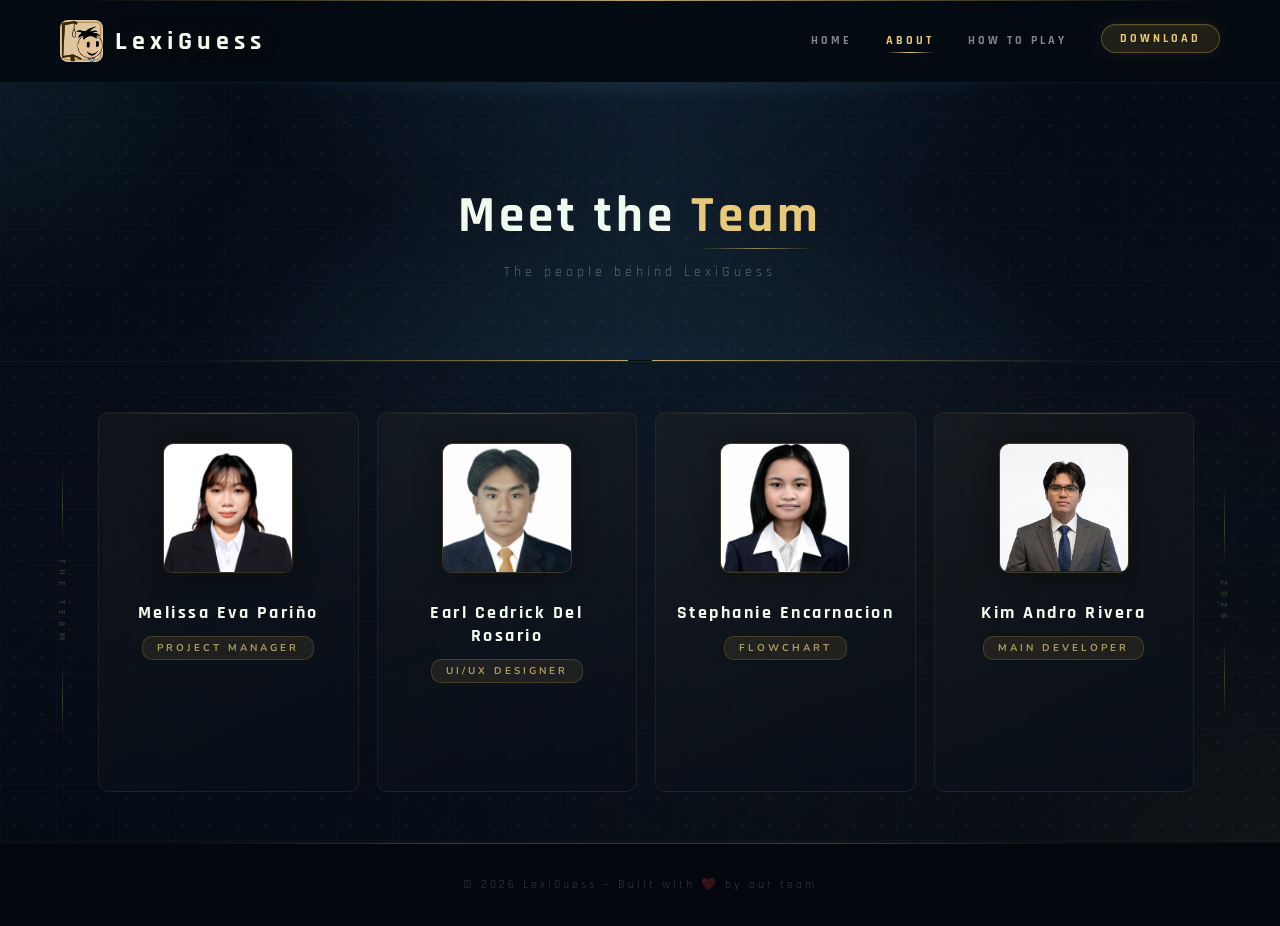
<file: about.html>
<!DOCTYPE html>
<html lang="en">
<head>
    <title>About - LexiGuess</title>
    <link rel="stylesheet" href="style.css">
    <link href="https://fonts.googleapis.com/css2?family=Rajdhani:wght@500;700&family=Nunito:wght@400;600;700&display=swap" rel="stylesheet">
</head>
<body>

<header>
    <div class="logo">
        <img src="logo.jpg" alt="LexiGuess" class="logo-img">
        <h2>LexiGuess</h2>
    </div>
    <nav>
        <a href="index.html">HOME</a>
        <a href="about.html" class="active">ABOUT</a>
        <a href="howtoplay.html">HOW TO PLAY</a>
        <a href="game.html" class="btn-more">DOWNLOAD</a>
    </nav>
</header>

<section class="page-hero">
    <h1>Meet the <span class="accent">Team</span></h1>
    <p>The people behind LexiGuess</p>
</section>

<section class="about">
    <div class="about-inner">

        <div class="about-side">
            <div class="side-line"></div>
            <span class="side-label">THE TEAM</span>
            <div class="side-line"></div>
        </div>

        <div class="cards team-cards">
            <div class="card team-card">
                <img src="melissa.jpg" alt="Melissa Eva Pariño" class="team-avatar">
                <h3>Melissa Eva Pariño</h3>
                <span class="role-tag">Project Manager</span>
            </div>
            <div class="card team-card">
                <img src="earl.jpg" alt="Earl Cedrick Del Rosario" class="team-avatar">
                <h3>Earl Cedrick Del Rosario</h3>
                <span class="role-tag">UI/UX Designer</span>
            </div>
            <div class="card team-card">
                <img src="stephanie.jpg" alt="Stephanie Encarnacion" class="team-avatar">
                <h3>Stephanie Encarnacion</h3>
                <span class="role-tag">Flowchart</span>
            </div>
            <div class="card team-card">
                <img src="kim.jpg" alt="Kim Andro Rivera" class="team-avatar">
                <h3>Kim Andro Rivera</h3>
                <span class="role-tag">Main Developer</span>
            </div>
        </div>

        <div class="about-side">
            <div class="side-line"></div>
            <span class="side-label">2026</span>
            <div class="side-line"></div>
        </div>

    </div>
</section>

<footer>
    <p>© 2026 LexiGuess — Built with ❤️ by our team</p>
</footer>

</body>
</html>
</file>
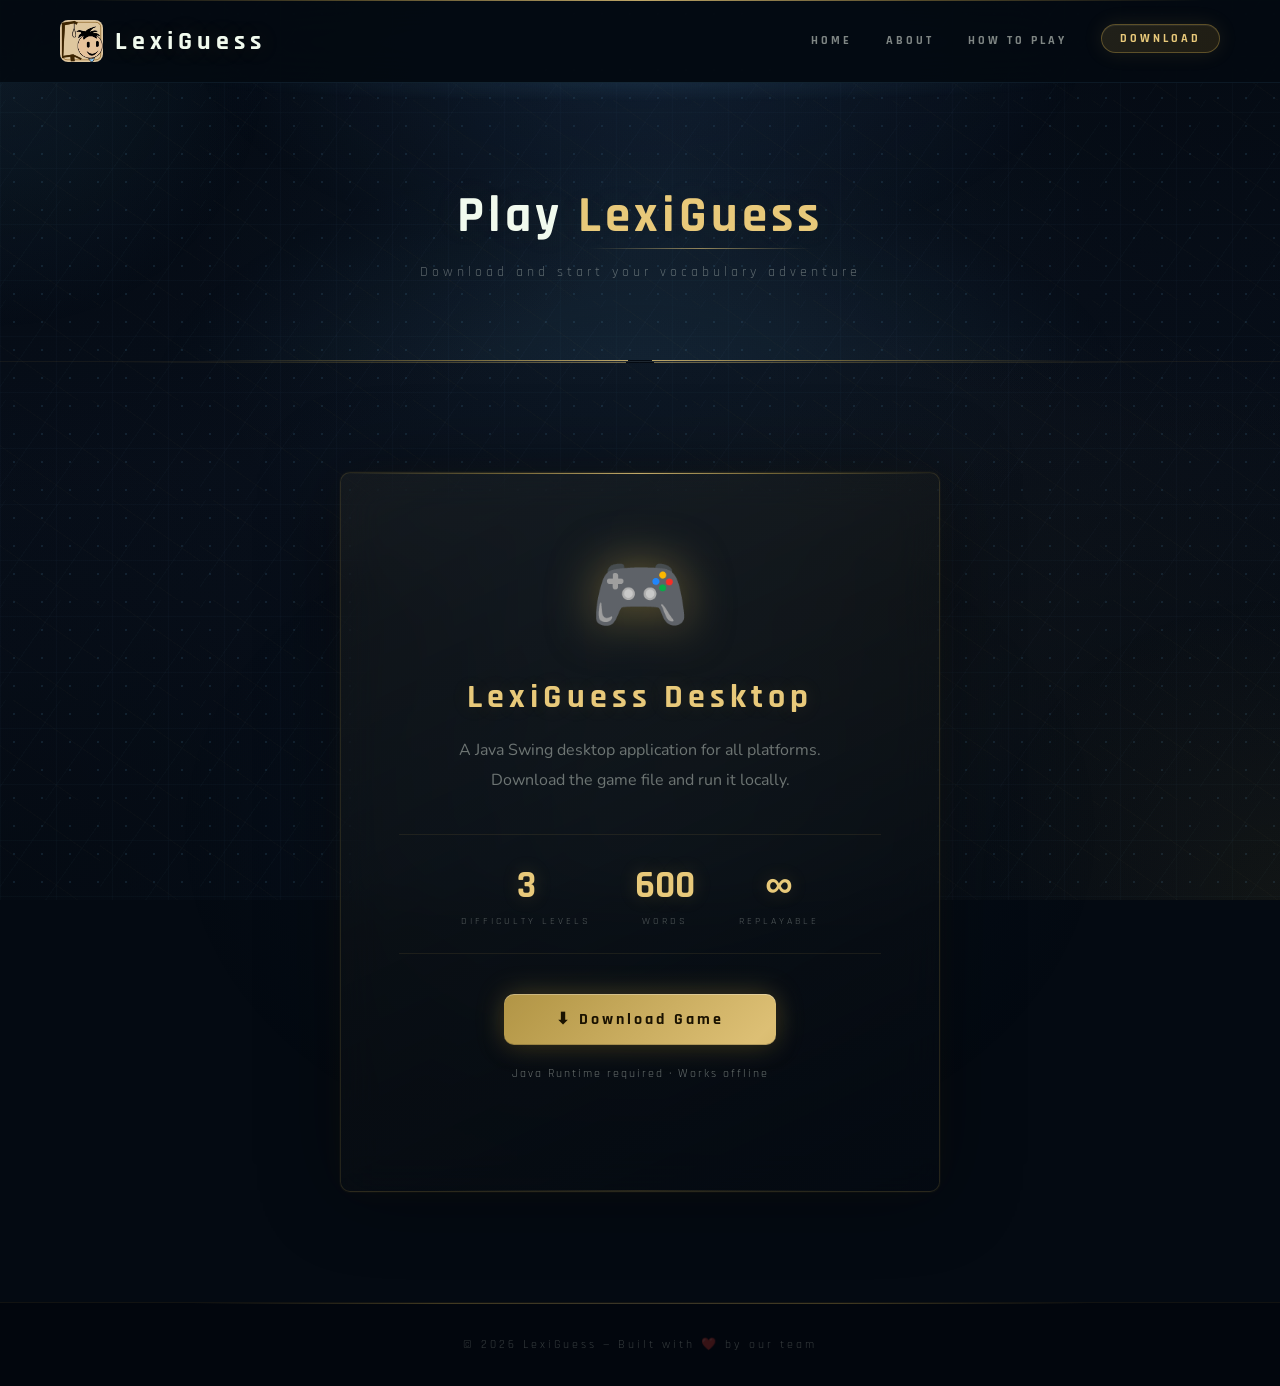
<file: game.html>
<!DOCTYPE html>
<html lang="en">
<head>
    <title>Play - LexiGuess</title>
    <link rel="stylesheet" href="style.css">
    <link href="https://fonts.googleapis.com/css2?family=Rajdhani:wght@500;700&family=Nunito:wght@400;600;700&display=swap" rel="stylesheet">
</head>
<body>

<header>
    <div class="logo">
        <img src="logo.jpg" alt="LexiGuess" class="logo-img">
        <h2>LexiGuess</h2>
    </div>
    <nav>
        <a href="index.html">HOME</a>
        <a href="about.html">ABOUT</a>
        <a href="howtoplay.html">HOW TO PLAY</a>
        <a href="game.html" class="btn-more">DOWNLOAD</a>
    </nav>
</header>

<section class="page-hero">
    <h1>Play <span class="accent">LexiGuess</span></h1>
    <p>Download and start your vocabulary adventure</p>
</section>

<section class="game">
    <div class="game-card">
        <div class="game-big-icon">🎮</div>
        <h2>LexiGuess Desktop</h2>
        <p>A Java Swing desktop application for all platforms.<br>Download the game file and run it locally.</p>

        <div class="game-stats">
            <div class="stat">
                <span class="stat-num">3</span>
                <span class="stat-label">Difficulty Levels</span>
            </div>
            <div class="stat">
                <span class="stat-num">600</span>
                <span class="stat-label">Words</span>
            </div>
            <div class="stat">
                <span class="stat-num">∞</span>
                <span class="stat-label">Replayable</span>
            </div>
        </div>

        <button class="btn-primary btn-download" onclick="openDownloadModal()">
            ⬇ Download Game
        </button>
        <p class="game-note">Java Runtime required · Works offline</p>
    </div>
</section>

<footer>
    <p>© 2026 LexiGuess — Built with ❤️ by our team</p>
</footer>

<!-- Download Modal -->
<div class="modal-overlay" id="downloadModal" onclick="handleModalClick(event)">
    <div class="modal-box">
        <button class="modal-close" onclick="closeDownloadModal()">✕</button>
        <div class="modal-icon">⬇</div>
        <h2>Download LexiGuess</h2>
        <p>Choose your platform to get started</p>
        <div class="modal-options">
            <a href="YOUR_PLAY_STORE_LINK" target="_blank" class="store-btn">
                <img src="playstore.webp" alt="Google Play" class="store-icon">
                <div>
                    <span class="store-label">GET IT ON</span>
                    <span class="store-name">Google Play</span>
                </div>
            </a>
            <a href="YOUR_APP_STORE_LINK" target="_blank" class="store-btn">
                <img src="appstore.webp" alt="App Store" class="store-icon">
                <div>
                    <span class="store-label">DOWNLOAD ON THE</span>
                    <span class="store-name">App Store</span>
                </div>
            </a>
        </div>
        <p class="game-note" style="margin-top: 18px;">Free to download · Works offline</p>
    </div>
</div>

<script>
    function openDownloadModal() {
        document.getElementById('downloadModal').classList.add('open');
        document.body.style.overflow = 'hidden';
    }

    function closeDownloadModal() {
        document.getElementById('downloadModal').classList.remove('open');
        document.body.style.overflow = '';
    }

    function handleModalClick(e) {
        if (e.target === document.getElementById('downloadModal')) closeDownloadModal();
    }

    document.addEventListener('keydown', e => {
        if (e.key === 'Escape') closeDownloadModal();
    });
</script>
</body>
</html>
</file>
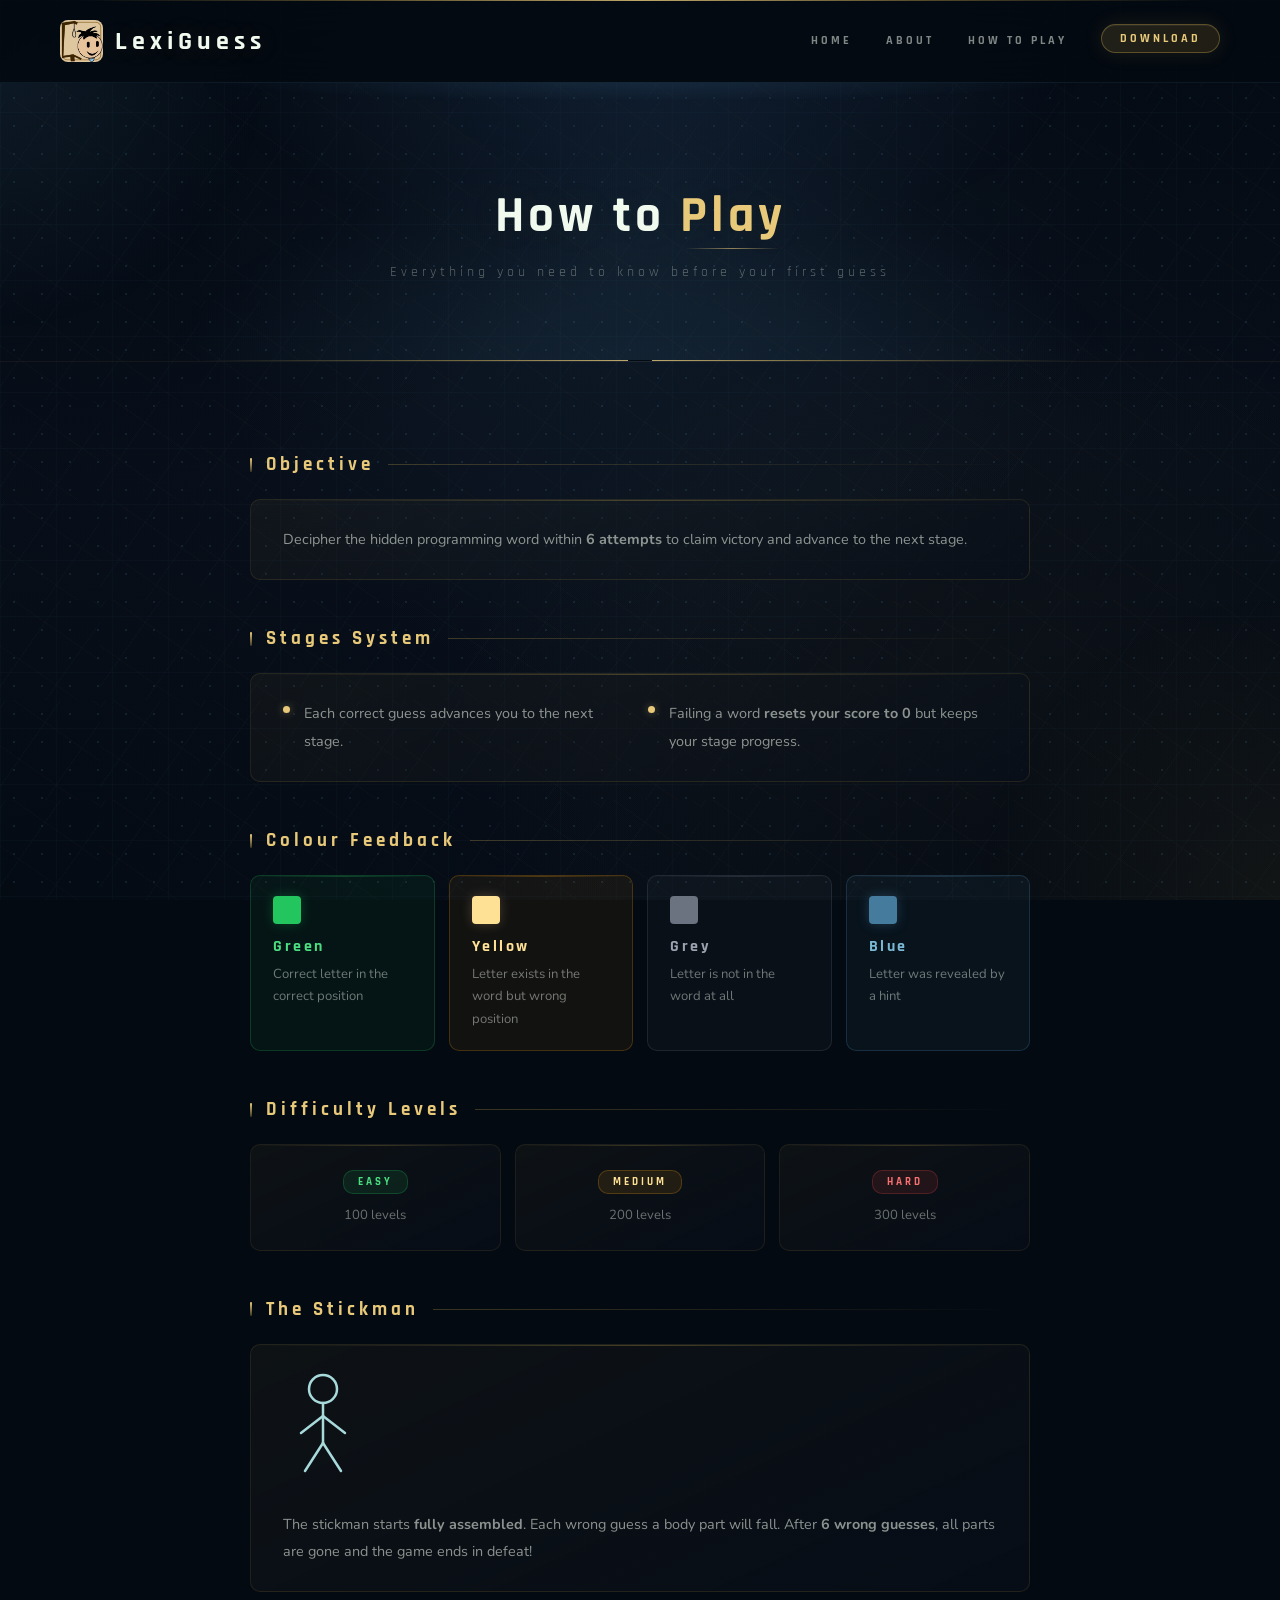
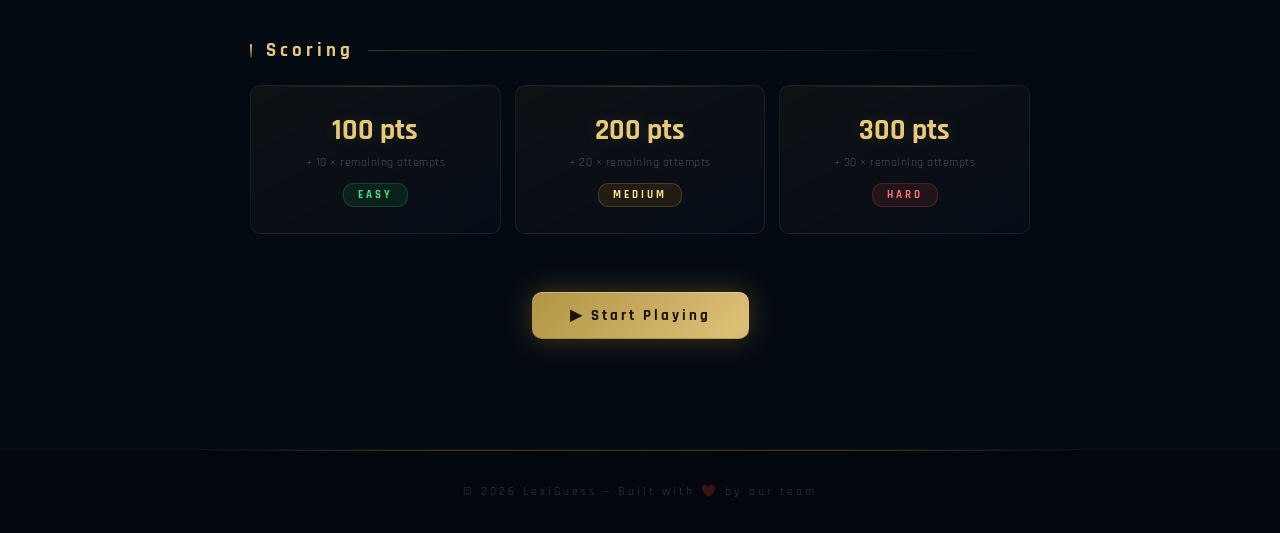
<file: howtoplay.html>
<!DOCTYPE html>
<html lang="en">
<head>
    <title>How to Play - LexiGuess</title>
    <link rel="stylesheet" href="style.css">
    <link href="https://fonts.googleapis.com/css2?family=Rajdhani:wght@500;700&family=Nunito:wght@400;600;700&display=swap" rel="stylesheet">
</head>
<body>

<header>
    <div class="logo">
        <img src="logo.jpg" alt="LexiGuess" class="logo-img">
        <h2>LexiGuess</h2>
    </div>
    <nav>
        <a href="index.html">HOME</a>
        <a href="about.html">ABOUT</a>
        <a href="howtoplay.html">HOW TO PLAY</a>
        <a href="game.html" class="btn-more">DOWNLOAD</a>
    </nav>
</header>

<section class="page-hero">
    <h1>How to <span class="accent">Play</span></h1>
    <p>Everything you need to know before your first guess</p>
</section>

<section class="htp">

    <h2 class="htp-section-title">Objective</h2>
    <div class="htp-box">
        <p>Decipher the hidden programming word within <strong>6 attempts</strong> to claim victory and advance to the next stage.</p>
    </div>

    <h2 class="htp-section-title">Stages System</h2>
    <div class="htp-box htp-stages">
        <div class="stage-item">
            <div class="stage-dot"></div>
            <p>Each correct guess advances you to the next stage.</p>
        </div>
        <div class="stage-item">
            <div class="stage-dot"></div>
            <p>Failing a word <strong>resets your score to 0</strong> but keeps your stage progress.</p>
        </div>
    </div>

    <h2 class="htp-section-title">Colour Feedback</h2>
    <div class="colour-grid">
        <div class="colour-card colour-green">
            <div class="colour-dot dot-green"></div>
            <h3>Green</h3>
            <p>Correct letter in the correct position</p>
        </div>
        <div class="colour-card colour-amber">
            <div class="colour-dot dot-amber"></div>
            <h3>Yellow</h3>
            <p>Letter exists in the word but wrong position</p>
        </div>
        <div class="colour-card colour-grey">
            <div class="colour-dot dot-grey"></div>
            <h3>Grey</h3>
            <p>Letter is not in the word at all</p>
        </div>
        <div class="colour-card colour-blue">
            <div class="colour-dot dot-blue"></div>
            <h3>Blue</h3>
            <p>Letter was revealed by a hint</p>
        </div>
    </div>

    <h2 class="htp-section-title">Difficulty Levels</h2>
    <div class="diff-grid">
        <div class="diff-card">
            <span class="diff-badge badge-easy">EASY</span>
            <p>100 levels</p>
        </div>
        <div class="diff-card">
            <span class="diff-badge badge-medium">MEDIUM</span>
            <p>200 levels</p>
        </div>
        <div class="diff-card">
            <span class="diff-badge badge-hard">HARD</span>
            <p>300 levels</p>
        </div>
    </div>

    <h2 class="htp-section-title">The Stickman</h2>
    <div class="htp-box htp-stickman">
        <svg width="80" height="110" viewBox="0 0 80 110" fill="none" xmlns="http://www.w3.org/2000/svg">
            <circle cx="40" cy="18" r="14" stroke="#a8dadc" stroke-width="2.5"/>
            <line x1="40" y1="32" x2="40" y2="72" stroke="#a8dadc" stroke-width="2.5" stroke-linecap="round"/>
            <line x1="40" y1="45" x2="18" y2="62" stroke="#a8dadc" stroke-width="2.5" stroke-linecap="round"/>
            <line x1="40" y1="45" x2="62" y2="62" stroke="#a8dadc" stroke-width="2.5" stroke-linecap="round"/>
            <line x1="40" y1="72" x2="22" y2="100" stroke="#a8dadc" stroke-width="2.5" stroke-linecap="round"/>
            <line x1="40" y1="72" x2="58" y2="100" stroke="#a8dadc" stroke-width="2.5" stroke-linecap="round"/>
        </svg>
        <p>The stickman starts <strong>fully assembled</strong>. Each wrong guess a body part will fall. After <strong>6 wrong guesses</strong>, all parts are gone and the game ends in defeat!</p>
    </div>

    <h2 class="htp-section-title">Scoring</h2>
    <div class="score-grid">
        <div class="score-card">
            <div class="score-pts">100 pts</div>
            <div class="score-formula">+ 10 × remaining attempts</div>
            <span class="diff-badge badge-easy">EASY</span>
        </div>
        <div class="score-card">
            <div class="score-pts">200 pts</div>
            <div class="score-formula">+ 20 × remaining attempts</div>
            <span class="diff-badge badge-medium">MEDIUM</span>
        </div>
        <div class="score-card">
            <div class="score-pts">300 pts</div>
            <div class="score-formula">+ 30 × remaining attempts</div>
            <span class="diff-badge badge-hard">HARD</span>
        </div>
    </div>

    <div class="htp-cta">
        <a href="game.html"><button class="btn-primary">&#9654; Start Playing</button></a>
    </div>

</section>

<footer>
    <p>© 2026 LexiGuess — Built with ❤️ by our team</p>
</footer>

</body>
</html>
</file>
<file: style.css>
/* ===== RESET & BASE ===== */
*, *::before, *::after { box-sizing: border-box; margin: 0; padding: 0; }

@import url('https://fonts.googleapis.com/css2?family=Rajdhani:wght@500;700&family=Nunito:wght@400;600;700&family=Cormorant+Garamond:wght@400;600&display=swap');

:root {
    --navy:    #1d3557;
    --blue:    #457b9d;
    --light:   #a8dadc;
    --white:   #f1faee;
    --accent:  #457b9d;
    --dark:    #080f1a;
    --deep:    #040a12;
    --gold:    #c9a84c;
    --gold-lt: #e8c97a;
    --gold-dk: #8a6820;
    --card-bg: rgba(255,255,255,0.04);
    --glass:   rgba(13,28,50,0.72);
    --border:  rgba(69,123,157,0.18);
    --border-gold: rgba(201,168,76,0.22);
}

/* ===== LUXURY BODY — GEOMETRIC BACKGROUND ===== */
body {
    font-family: 'Nunito', sans-serif;
    background-color: var(--deep);
    color: var(--white);
    overflow-x: hidden;
    /* Layered geometric background: fine grid + diagonal hatching + radial glows */
    background-image:
        /* Fine dot matrix */
        radial-gradient(circle, rgba(69,123,157,0.18) 1px, transparent 1px),
        /* Diagonal fine lines */
        repeating-linear-gradient(
            -55deg,
            transparent,
            transparent 44px,
            rgba(69,123,157,0.035) 44px,
            rgba(69,123,157,0.035) 45px
        ),
        repeating-linear-gradient(
            35deg,
            transparent,
            transparent 44px,
            rgba(201,168,76,0.018) 44px,
            rgba(201,168,76,0.018) 45px
        ),
        /* Horizontal grid lines */
        linear-gradient(rgba(69,123,157,0.045) 1px, transparent 1px),
        /* Vertical grid lines */
        linear-gradient(90deg, rgba(69,123,157,0.045) 1px, transparent 1px),
        /* Corner vignettes */
        radial-gradient(ellipse at 0% 0%,    rgba(4,10,18,0.96) 0%, transparent 40%),
        radial-gradient(ellipse at 100% 0%,  rgba(4,10,18,0.88) 0%, transparent 36%),
        radial-gradient(ellipse at 0% 100%,  rgba(4,10,18,0.88) 0%, transparent 36%),
        radial-gradient(ellipse at 100% 100%,rgba(4,10,18,0.96) 0%, transparent 40%),
        /* Central blue glow */
        radial-gradient(ellipse at 50% 25%,  rgba(69,123,157,0.11) 0%, transparent 50%),
        /* Gold warmth hint */
        radial-gradient(ellipse at 80% 80%,  rgba(201,168,76,0.06) 0%, transparent 40%),
        /* Base deep */
        linear-gradient(160deg, #060d18 0%, #080f1a 50%, #050c16 100%);
    background-size:
        28px 28px,
        100px 100px,
        100px 100px,
        56px 56px,
        56px 56px,
        100% 100%,
        100% 100%,
        100% 100%,
        100% 100%,
        100% 100%,
        100% 100%,
        100% 100%;
    background-attachment: fixed;
}

/* Subtle top-left accent orb */
body::before {
    content: '';
    position: fixed;
    top: 60px; left: 0;
    width: 280px; height: 280px;
    background: radial-gradient(ellipse at 0% 0%, rgba(69,123,157,0.14) 0%, transparent 68%);
    pointer-events: none; z-index: 0;
}

/* Bottom-right gold warmth */
body::after {
    content: '';
    position: fixed;
    bottom: 0; right: 0;
    width: 320px; height: 320px;
    background: radial-gradient(ellipse at 100% 100%, rgba(201,168,76,0.07) 0%, transparent 68%);
    pointer-events: none; z-index: 0;
}

section, header, footer, .modal-overlay, .lightbox { position: relative; z-index: 1; }

/* ===== HEADER ===== */
.logo-img {
    height: 42px;
    width: auto;
    object-fit: contain;
    border-radius: 8px;
}

header {
    display: flex;
    justify-content: space-between;
    align-items: center;
    padding: 20px 60px;
    background: rgba(4,10,18,0.92);
    backdrop-filter: blur(28px);
    -webkit-backdrop-filter: blur(28px);
    position: sticky;
    top: 0;
    z-index: 100;
    border-bottom: 1px solid rgba(69,123,157,0.14);
}

/* Gold shimmer top border */
header::before {
    content: '';
    position: absolute;
    top: 0; left: 0; right: 0;
    height: 1px;
    background: linear-gradient(
        90deg,
        transparent 0%,
        rgba(201,168,76,0.0) 6%,
        rgba(201,168,76,0.42) 28%,
        rgba(232,201,122,0.82) 50%,
        rgba(201,168,76,0.42) 72%,
        rgba(201,168,76,0.0) 94%,
        transparent 100%
    );
}

header::after {
    content: '';
    position: absolute;
    bottom: -20px; left: 15%; right: 15%;
    height: 20px;
    background: radial-gradient(ellipse at 50% 0%, rgba(69,123,157,0.14) 0%, transparent 70%);
    pointer-events: none;
}

.logo { display: flex; align-items: center; gap: 12px; }
.logo-icon { font-size: 1.6rem; }

header h2 {
    font-family: 'Rajdhani', sans-serif;
    font-size: 1.6rem;
    font-weight: 700;
    color: var(--white);
    letter-spacing: 5px;
    text-shadow: 0 0 24px rgba(201,168,76,0.18);
}

nav { display: flex; align-items: center; gap: 34px; }

nav a {
    color: rgba(241,250,238,0.52);
    text-decoration: none;
    font-size: 0.78rem;
    font-weight: 700;
    letter-spacing: 3px;
    font-family: 'Rajdhani', sans-serif;
    transition: color 0.3s;
    position: relative;
    padding-bottom: 3px;
}

nav a::after {
    content: '';
    position: absolute;
    bottom: -2px; left: 0; right: 0;
    height: 1px;
    background: linear-gradient(90deg, transparent, var(--gold-lt), transparent);
    transform: scaleX(0);
    transition: transform 0.4s cubic-bezier(0.25,0.46,0.45,0.94);
    transform-origin: center;
}

nav a:hover::after, nav a.active::after { transform: scaleX(1); }
nav a:hover, nav a.active { color: var(--gold-lt); }

.btn-more {
    position: relative;
    top: -3px;
    background: linear-gradient(135deg, rgba(201,168,76,0.15), rgba(138,104,32,0.22));
    color: var(--gold-lt) !important;
    padding: 6px 18px;
    border-radius: 999px;
    font-size: 0.72rem !important;
    letter-spacing: 3px !important;
    transition: all 0.35s !important;
    border: 1px solid rgba(201,168,76,0.36) !important;
    box-shadow: 0 0 20px rgba(201,168,76,0.12), inset 0 1px 0 rgba(255,255,255,0.06);
    position: relative; overflow: hidden;
}

.btn-more::after { display: none !important; }
.btn-more::before {
    content: '';
    position: absolute;
    top: 0; left: -100%; width: 100%; height: 100%;
    background: linear-gradient(90deg, transparent, rgba(232,201,122,0.1), transparent);
    transition: left 0.5s ease;
}
.btn-more:hover::before { left: 100%; }
.btn-more:hover {
    background: linear-gradient(135deg, rgba(201,168,76,0.28), rgba(138,104,32,0.36)) !important;
    color: #f5dfa0 !important;
    border-color: rgba(232,201,122,0.62) !important;
    box-shadow: 0 0 28px rgba(201,168,76,0.22), inset 0 1px 0 rgba(255,255,255,0.1) !important;
}

/* ===== HERO SECTION ===== */
.hero {
    min-height: 88vh;
    display: flex;
    align-items: center;
    justify-content: space-between;
    gap: 0px;
    text-align: center;
    padding: 60px 150px 60px 200px;
    position: relative;
    overflow: hidden;
    background:
        radial-gradient(ellipse at 68% 50%, rgba(69,123,157,0.1) 0%, transparent 52%),
        radial-gradient(ellipse at 10% 85%, rgba(29,53,87,0.38) 0%, transparent 44%),
        radial-gradient(ellipse at 50% -10%, rgba(201,168,76,0.04) 0%, transparent 50%);
}

/* Hero decorative diamond grid */
.hero::before {
    content: '';
    position: absolute; inset: 0;
    background-image: radial-gradient(circle, rgba(69,123,157,0.1) 1px, transparent 1px);
    background-size: 38px 38px;
    mask-image: radial-gradient(ellipse at 62% 50%, rgba(0,0,0,0.5) 0%, transparent 60%);
    -webkit-mask-image: radial-gradient(ellipse at 62% 50%, rgba(0,0,0,0.5) 0%, transparent 60%);
    pointer-events: none;
}

.hero::after {
    content: '';
    position: absolute;
    top: -200px; right: -200px;
    width: 700px; height: 700px;
    border-radius: 50%;
    border: 1px solid rgba(201,168,76,0.04);
    pointer-events: none;
}

.hero-content {
    display: flex;
    flex-direction: column;
    align-items: center;
    max-width: 520px;
    z-index: 1;
}

.hero-content::before {
    content: '\2736  PROGRAMMING VOCABULARY GAME  \2736';
    display: block;
    font-family: 'Rajdhani', sans-serif;
    font-size: 0.58rem;
    letter-spacing: 5px;
    color: rgba(201,168,76,0.38);
    margin-bottom: 22px;
}

.hero-content h1 {
    font-family: 'Rajdhani', sans-serif;
    font-size: clamp(2.8rem, 5vw, 4.2rem);
    font-weight: 700;
    line-height: 1.08;
    margin-bottom: 22px;
    color: var(--white);
    text-shadow: 0 0 55px rgba(69,123,157,0.18), 0 2px 8px rgba(0,0,0,0.7);
    letter-spacing: 1px;
}

.accent {
    color: var(--gold-lt);
    position: relative;
    display: inline-block;
}

.accent::after {
    content: '';
    position: absolute;
    bottom: 0; left: 5%; right: 5%;
    height: 1px;
    background: linear-gradient(90deg, transparent, rgba(232,201,122,0.6), transparent);
    border-radius: 2px;
}

.hero-content p {
    color: rgba(241,250,238,0.48);
    font-size: 1rem;
    line-height: 1.9;
    margin-bottom: 40px;
    letter-spacing: 0.3px;
}

.hero-btns {
    justify-content: center;
    display: flex;
    gap: 16px;
    margin-bottom: 54px;
    flex-wrap: wrap;
}

/* ===== BUTTONS ===== */
.btn-primary {
    padding: 14px 38px;
    background: linear-gradient(135deg, rgba(201,168,76,0.88) 0%, rgba(232,201,122,0.95) 50%, rgba(201,168,76,0.88) 100%);
    background-size: 200% auto;
    color: #1a1200;
    border: none;
    border-radius: 10px;
    font-family: 'Rajdhani', sans-serif;
    font-size: 0.95rem;
    font-weight: 700;
    letter-spacing: 3px;
    cursor: pointer;
    transition: all 0.4s;
    box-shadow:
        0 0 28px rgba(201,168,76,0.32),
        0 4px 20px rgba(0,0,0,0.4),
        inset 0 1px 0 rgba(255,255,255,0.3),
        inset 0 -1px 0 rgba(0,0,0,0.18);
    position: relative; overflow: hidden;
}

.btn-primary::before {
    content: '';
    position: absolute;
    top: 0; left: -100%; width: 100%; height: 100%;
    background: linear-gradient(90deg, transparent, rgba(255,255,255,0.18), transparent);
    transition: left 0.55s ease;
}
.btn-primary:hover::before { left: 100%; }
.btn-primary:hover {
    background-position: right center;
    transform: translateY(-3px);
    box-shadow:
        0 0 44px rgba(201,168,76,0.52),
        0 8px 30px rgba(0,0,0,0.45),
        inset 0 1px 0 rgba(255,255,255,0.34),
        inset 0 -1px 0 rgba(0,0,0,0.2);
}

.btn-secondary {
    padding: 14px 38px;
    background: rgba(4,10,18,0.4);
    color: var(--white);
    border: 1px solid rgba(201,168,76,0.32);
    border-radius: 10px;
    font-family: 'Rajdhani', sans-serif;
    font-size: 0.95rem;
    font-weight: 700;
    letter-spacing: 3px;
    cursor: pointer;
    transition: all 0.35s;
    backdrop-filter: blur(12px);
    box-shadow: inset 0 1px 0 rgba(255,255,255,0.04);
}

.btn-secondary:hover {
    border-color: rgba(232,201,122,0.58);
    color: var(--gold-lt);
    transform: translateY(-3px);
    background: rgba(201,168,76,0.07);
    box-shadow: 0 0 22px rgba(201,168,76,0.1), inset 0 1px 0 rgba(255,255,255,0.06);
}

/* ===== FEATURED CARDS ===== */
.featured-cards { justify-content: center; display: flex; gap: 12px; }

.feat-card {
    background: rgba(8,15,26,0.7);
    border: 1px solid rgba(201,168,76,0.14);
    border-radius: 10px;
    padding: 18px 22px;
    text-align: center;
    backdrop-filter: blur(18px);
    transition: all 0.4s;
    cursor: pointer;
    position: relative;
    overflow: hidden;
}

/* Gold shimmer top */
.feat-card::before {
    content: '';
    position: absolute;
    top: 0; left: 0; right: 0;
    height: 1px;
    background: linear-gradient(90deg, transparent, rgba(201,168,76,0.5), transparent);
}

/* Corner notches */
.feat-card::after {
    content: '';
    position: absolute; inset: 0;
    background: radial-gradient(ellipse at 50% 0%, rgba(201,168,76,0.06) 0%, transparent 60%);
    opacity: 0;
    transition: opacity 0.4s;
}

.feat-card:hover::after { opacity: 1; }
.feat-card:hover {
    border-color: rgba(201,168,76,0.36);
    transform: translateY(-6px);
    box-shadow: 0 16px 40px rgba(0,0,0,0.48), 0 0 22px rgba(201,168,76,0.1);
}

.feat-icon { font-size: 1.7rem; margin-bottom: 8px; }
.feat-card span {
    font-size: 0.68rem;
    font-weight: 700;
    letter-spacing: 3px;
    color: rgba(232,201,122,0.5);
    font-family: 'Rajdhani', sans-serif;
}

/* ===== HERO VISUAL ===== */
.hero-visual {
    position: relative;
    width: 380px; height: 380px;
    flex-shrink: 0;
    display: flex; align-items: center; justify-content: center;
}

.glow-ring {
    position: absolute;
    width: 300px; height: 300px;
    border-radius: 50%;
    border: 1px solid rgba(201,168,76,0.18);
    box-shadow: 0 0 50px rgba(201,168,76,0.08), inset 0 0 50px rgba(69,123,157,0.06);
    animation: pulse 3s ease-in-out infinite;
}

@keyframes pulse {
    0%, 100% { transform: scale(1); opacity: 0.55; }
    50% { transform: scale(1.06); opacity: 1; }
}

.hero-icon {
    font-size: 7rem;
    filter: drop-shadow(0 0 30px rgba(201,168,76,0.5));
    animation: float 4s ease-in-out infinite;
    z-index: 1;
}

@keyframes float {
    0%, 100% { transform: translateY(0); }
    50% { transform: translateY(-16px); }
}

.floating-word {
    position: absolute;
    font-family: 'Rajdhani', sans-serif;
    font-weight: 700;
    font-size: 0.72rem;
    letter-spacing: 5px;
    color: rgba(201,168,76,0.28);
    animation: orbit 8s linear infinite;
}

.w1 { top: 60px;    left: 45%;   animation-delay: 0s; }
.w2 { top: 50%;     right: 25px; animation-delay: -2s; }
.w3 { bottom: 50px; left: 47%;   animation-delay: -4s; }
.w4 { top: 50%;     left: 25px;  animation-delay: -6s; }

@keyframes orbit {
    0%, 100% { opacity: 0.18; transform: translateY(0); }
    50% { opacity: 0.58; transform: translateY(-8px); }
}

/* ===== CAROUSEL — SIZES UNCHANGED ===== */
.carousel-wrapper {
    position: relative;
    width: 940px; height: 940px;
    flex-shrink: 0;
    display: flex; align-items: center; justify-content: center;
}

.carousel-wrapper .glow-ring {
    position: absolute;
    width: 950px; height: 950px;
    border-radius: 50%;
    border: 1px solid rgba(201,168,76,0.16);
    box-shadow: 0 0 60px rgba(201,168,76,0.06), inset 0 0 60px rgba(69,123,157,0.04);
    animation: pulse 3s ease-in-out infinite;
    pointer-events: none; z-index: 0;
}

.glow-ring-outer {
    position: absolute;
    width: 1000px; height: 1000px;
    border-radius: 50%;
    border: 1px solid rgba(69,123,157,0.07);
    animation: pulse 3s ease-in-out infinite reverse;
    pointer-events: none; z-index: 0;
}

.carousel {
    width: 600px; height: 600px;
    overflow: hidden;
    border-radius: 10px;
    border: 1px solid rgba(201,168,76,0.28);
    box-shadow:
        0 0 0 1px rgba(201,168,76,0.04),
        0 0 0 8px rgba(8,15,26,0.6),
        0 0 0 9px rgba(201,168,76,0.06),
        0 0 60px rgba(201,168,76,0.16),
        0 28px 80px rgba(0,0,0,0.7);
    cursor: pointer; position: relative; z-index: 1;
    transition: box-shadow 0.4s;
}

.carousel:hover {
    box-shadow:
        0 0 0 1px rgba(201,168,76,0.07),
        0 0 0 8px rgba(8,15,26,0.6),
        0 0 0 9px rgba(201,168,76,0.1),
        0 0 80px rgba(201,168,76,0.28),
        0 28px 80px rgba(0,0,0,0.7);
}

.carousel-track {
    display: flex; height: 100%;
    transition: transform 0.5s cubic-bezier(0.25,0.46,0.45,0.94);
}

.carousel-track img {
    min-width: 100%; height: 100%;
    object-fit: cover;
    user-select: none; pointer-events: none;
}

.carousel-dots {
    position: absolute;
    bottom: 18px; left: 50%;
    transform: translateX(-50%);
    display: flex; gap: 7px; z-index: 2;
}

.carousel-dot {
    width: 6px; height: 6px;
    border-radius: 50%;
    background: rgba(201,168,76,0.2);
    transition: all 0.35s; cursor: pointer;
}

.carousel-dot.active {
    background: var(--gold-lt);
    width: 20px; border-radius: 2px;
    box-shadow: 0 0 10px rgba(232,201,122,0.48);
}

.carousel-btn {
    position: absolute;
    top: 50%; transform: translateY(-50%);
    background: rgba(4,10,18,0.9);
    border: 1px solid rgba(201,168,76,0.28);
    color: var(--gold-lt);
    width: 32px; height: 32px;
    border-radius: 50%; font-size: 1rem;
    cursor: pointer; z-index: 3;
    display: flex; align-items: center; justify-content: center;
    transition: all 0.3s; backdrop-filter: blur(10px);
}

.carousel-btn:hover {
    background: rgba(201,168,76,0.18);
    border-color: var(--gold-lt);
    transform: translateY(-50%) scale(1.12);
    box-shadow: 0 0 16px rgba(232,201,122,0.2);
}

.carousel-btn.prev { left: 100px; }
.carousel-btn.next { right: 100px; }

.carousel-hint {
    position: absolute;
    bottom: -36px; left: 50%;
    transform: translateX(-50%);
    font-size: 0.62rem;
    color: rgba(201,168,76,0.28);
    letter-spacing: 5px;
    font-family: 'Rajdhani', sans-serif;
    white-space: nowrap; z-index: 2;
}

/* ===== LIGHTBOX ===== */
.lightbox {
    display: none; position: fixed; inset: 0;
    background: rgba(0,0,0,0.96);
    z-index: 1000;
    align-items: center; justify-content: center;
    backdrop-filter: blur(22px);
    animation: fadeIn 0.25s ease;
}

.lightbox.open { display: flex; }
@keyframes fadeIn { from { opacity: 0; } to { opacity: 1; } }

.lightbox-inner {
    position: relative;
    display: flex; align-items: center; justify-content: center; gap: 22px;
}

.lightbox img {
    max-width: 85vw; max-height: 80vh;
    border-radius: 4px;
    border: 1px solid rgba(201,168,76,0.22);
    box-shadow: 0 0 100px rgba(201,168,76,0.1), 0 0 0 1px rgba(201,168,76,0.04);
    animation: zoomIn 0.3s cubic-bezier(0.25,0.46,0.45,0.94);
}

@keyframes zoomIn {
    from { transform: scale(0.88); opacity: 0; }
    to   { transform: scale(1);    opacity: 1; }
}

.lightbox-btn {
    background: rgba(4,10,18,0.92);
    border: 1px solid rgba(201,168,76,0.28);
    color: var(--gold-lt);
    width: 48px; height: 48px;
    border-radius: 50%; font-size: 1.4rem;
    cursor: pointer;
    display: flex; align-items: center; justify-content: center;
    transition: all 0.3s; flex-shrink: 0; backdrop-filter: blur(10px);
}

.lightbox-btn:hover { background: rgba(201,168,76,0.18); border-color: var(--gold-lt); transform: scale(1.1); }

.lightbox-close {
    position: absolute; top: -52px; right: 0;
    background: rgba(4,10,18,0.92);
    border: 1px solid rgba(201,168,76,0.22);
    color: var(--white);
    width: 40px; height: 40px;
    border-radius: 50%; font-size: 1rem;
    cursor: pointer;
    display: flex; align-items: center; justify-content: center;
    transition: all 0.3s; backdrop-filter: blur(10px);
}

.lightbox-close:hover { background: rgba(220,80,80,0.28); border-color: #f87171; }

.lightbox-counter {
    position: absolute; bottom: -40px; left: 50%;
    transform: translateX(-50%);
    font-family: 'Rajdhani', sans-serif;
    font-size: 0.8rem;
    color: rgba(201,168,76,0.32); letter-spacing: 5px;
}

/* ===== SECTION DIVIDERS — GOLD LINE ===== */
.page-hero {
    text-align: center;
    padding: 100px 40px 80px;
    position: relative; overflow: hidden;
    background:
        radial-gradient(ellipse at 50% 120%, rgba(69,123,157,0.14) 0%, transparent 55%),
        radial-gradient(ellipse at 50% -20%, rgba(29,53,87,0.28) 0%, transparent 50%);
    border-bottom: 1px solid rgba(201,168,76,0.08);
}

.page-hero::before {
    content: '';
    position: absolute;
    bottom: 0; left: 5%; right: 5%;
    height: 1px;
    background: linear-gradient(
        90deg,
        transparent,
        rgba(201,168,76,0.0) 12%,
        rgba(201,168,76,0.52) 34%,
        rgba(232,201,122,0.82) 50%,
        rgba(201,168,76,0.52) 66%,
        rgba(201,168,76,0.0) 88%,
        transparent
    );
}

.page-hero::after {
    content: '\25C6';
    position: absolute;
    bottom: -9px; left: 50%;
    transform: translateX(-50%);
    font-size: 0.65rem;
    color: rgba(201,168,76,0.65);
    background: var(--deep);
    padding: 0 8px;
    line-height: 1;
}

.page-hero h1 {
    font-family: 'Rajdhani', sans-serif;
    font-size: clamp(2.4rem, 4vw, 3.8rem);
    font-weight: 700;
    margin-bottom: 14px;
    letter-spacing: 4px;
    text-shadow: 0 0 38px rgba(201,168,76,0.08);
}

.page-hero p {
    color: rgba(241,250,238,0.34);
    font-size: 0.85rem;
    letter-spacing: 4px;
    font-family: 'Rajdhani', sans-serif;
}

/* ===== VIDEO SECTION — SIZE UNCHANGED ===== */
.video-section {
    padding: 100px 60px;
    text-align: center;
    background:
        radial-gradient(ellipse at 50% 60%, rgba(69,123,157,0.07) 0%, transparent 52%),
        radial-gradient(ellipse at 20% 80%, rgba(29,53,87,0.22) 0%, transparent 40%);
    position: relative; overflow: hidden;
}

.video-section::before {
    content: '';
    position: absolute;
    top: 0; left: 8%; right: 8%;
    height: 1px;
    background: linear-gradient(
        90deg,
        transparent,
        rgba(201,168,76,0.28) 28%,
        rgba(232,201,122,0.52) 50%,
        rgba(201,168,76,0.28) 72%,
        transparent
    );
}

.video-section::after {
    content: '\25C6';
    position: absolute;
    top: -9px; left: 50%;
    transform: translateX(-50%);
    font-size: 0.65rem;
    color: rgba(201,168,76,0.62);
    background: var(--deep);
    padding: 0 10px;
    line-height: 1;
}

.video-wrapper {
    position: relative;
    max-width: 800px;
    margin: 55px auto 0;
    border-radius: 4px;
    overflow: hidden;
    border: 1px solid rgba(201,168,76,0.2);
    box-shadow:
        0 0 0 1px rgba(201,168,76,0.04),
        0 0 0 8px rgba(8,15,26,0.5),
        0 0 0 9px rgba(201,168,76,0.04),
        0 0 60px rgba(201,168,76,0.1),
        0 35px 90px rgba(0,0,0,0.58);
}

.video-wrapper::before {
    content: '';
    position: absolute;
    top: 0; left: 0; right: 0;
    height: 1px;
    background: linear-gradient(90deg, transparent, rgba(232,201,122,0.5), transparent);
    z-index: 2; pointer-events: none;
}

.video-wrapper video { width: 100%; display: block; border-radius: 4px; }

/* ===== FEATURES SECTION ===== */
.features {
    padding: 110px 60px;
    text-align: center;
    position: relative; overflow: hidden;
    background:
        radial-gradient(ellipse at 15% 50%, rgba(29,53,87,0.36) 0%, transparent 46%),
        radial-gradient(ellipse at 85% 50%, rgba(69,123,157,0.055) 0%, transparent 44%);
}

.features::before {
    content: '';
    position: absolute;
    top: 0; left: 8%; right: 8%;
    height: 1px;
    background: linear-gradient(
        90deg,
        transparent,
        rgba(201,168,76,0.26) 24%,
        rgba(232,201,122,0.48) 50%,
        rgba(201,168,76,0.26) 76%,
        transparent
    );
}

.features::after {
    content: '\25C6';
    position: absolute;
    top: -9px; left: 50%;
    transform: translateX(-50%);
    font-size: 0.65rem;
    color: rgba(201,168,76,0.62);
    background: var(--deep);
    padding: 0 10px;
    line-height: 1;
}

.section-title {
    font-family: 'Rajdhani', sans-serif;
    font-size: 2.5rem;
    font-weight: 700;
    letter-spacing: 5px;
    margin-bottom: 8px;
    text-shadow: 0 0 28px rgba(201,168,76,0.08);
}

.section-title + .section-sub::before { content: '\2014 '; color: rgba(201,168,76,0.28); }
.section-title + .section-sub::after  { content: ' \2014'; color: rgba(201,168,76,0.28); }

.section-sub {
    color: rgba(241,250,238,0.32);
    margin-bottom: 58px;
    font-size: 0.85rem;
    letter-spacing: 3px;
    font-family: 'Rajdhani', sans-serif;
}

/* ===== CARDS ===== */
.cards { display: flex; justify-content: center; gap: 22px; flex-wrap: wrap; }

.card {
    background: linear-gradient(155deg, rgba(201,168,76,0.05) 0%, rgba(8,15,26,0.75) 100%);
    border: 1px solid rgba(201,168,76,0.12);
    backdrop-filter: blur(16px);
    padding: 40px 28px; width: 220px;
    border-radius: 0px; text-align: center;
    transition: all 0.45s cubic-bezier(0.25,0.46,0.45,0.94);
    cursor: default; position: relative; overflow: hidden;
    border-radius: 10px;
}

/* Top gold line */
.card::before {
    content: '';
    position: absolute;
    top: 0; left: 0; right: 0; height: 1px;
    background: linear-gradient(90deg, transparent, rgba(201,168,76,0.4), transparent);
}

.card:hover {
    border-color: rgba(201,168,76,0.32);
    transform: translateY(-12px);
    background: linear-gradient(155deg, rgba(201,168,76,0.09) 0%, rgba(8,15,26,0.82) 100%);
    box-shadow: 0 28px 60px rgba(0,0,0,0.45), 0 0 32px rgba(201,168,76,0.08);
}

.card-icon { font-size: 2.2rem; margin-bottom: 18px; }

.card h3 {
    font-family: 'Rajdhani', sans-serif;
    font-size: 1.1rem; font-weight: 700;
    letter-spacing: 2.5px; margin-bottom: 10px;
    color: var(--gold-lt);
}

.card p { font-size: 0.82rem; color: rgba(241,250,238,0.42); line-height: 1.8; }

/* ===== ABOUT ===== */
.about {
    padding: 50px 50px; text-align: center;
    display: flex; flex-direction: column; align-items: center;
}

.about-inner {
    display: flex; align-items: center; justify-content: center;
    gap: 24px; width: 100%; max-width: 1200px;
}

.about-side {
    display: flex; flex-direction: column; align-items: center;
    gap: 14px; flex-shrink: 0;
}

.side-line {
    width: 1px; height: 80px;
    background: linear-gradient(to bottom, transparent, rgba(201,168,76,0.3), transparent);
}

.side-label {
    font-family: 'Rajdhani', sans-serif;
    font-size: 0.62rem; font-weight: 700;
    letter-spacing: 6px;
    color: rgba(201,168,76,0.22);
    writing-mode: vertical-rl; text-orientation: mixed;
}

.team-cards {
    display: flex; flex-direction: row; flex-wrap: nowrap;
    justify-content: center; align-items: stretch;
    gap: 18px; flex: 1; min-width: 0; margin: 0; padding: 0;
}

.team-card {
    flex: 1 1 0; min-width: 0; width: 300px; max-width: 1000px;
    height: 380px; padding: 30px 20px;
    display: flex; flex-direction: column; align-items: center;
    background: linear-gradient(155deg, rgba(201,168,76,0.05) 0%, rgba(8,15,26,0.8) 100%);
    border: 1px solid rgba(201,168,76,0.1);
    border-radius: 10px; backdrop-filter: blur(16px);
    transition: all 0.45s cubic-bezier(0.25,0.46,0.45,0.94);
    position: relative; overflow: hidden;
}

.team-card::before {
    content: '';
    position: absolute; top: 0; left: 0; right: 0; height: 1px;
    background: linear-gradient(90deg, transparent, rgba(201,168,76,0.36), transparent);
}

.team-card:hover {
    border-color: rgba(201,168,76,0.28);
    transform: translateY(-10px);
    box-shadow: 0 28px 60px rgba(0,0,0,0.45), 0 0 28px rgba(201,168,76,0.07);
}

.team-avatar {
    width: 130px; height: 130px;
    border-radius: 10px; object-fit: cover;
    border: 1px solid rgba(201,168,76,0.24);
    margin-bottom: 14px; flex-shrink: 0;
    box-shadow: 0 0 24px rgba(0,0,0,0.5), 0 0 14px rgba(201,168,76,0.06);
    transition: all 0.45s; position: relative; z-index: 1;
}

.team-card:hover .team-avatar {
    border-color: rgba(232,201,122,0.44);
    box-shadow: 0 0 28px rgba(0,0,0,0.5), 0 0 18px rgba(201,168,76,0.14);
}

.team-card h3 {
    font-family: 'Rajdhani', sans-serif;
    font-size: 1.12rem; font-weight: 700;
    letter-spacing: 2.5px; margin: 14px 0 6px;
    color: var(--white); position: relative; z-index: 1;
}

.role-tag {
    display: inline-block;
    background: rgba(201,168,76,0.1);
    color: rgba(232,201,122,0.72);
    font-size: 0.62rem; font-weight: 700;
    letter-spacing: 3px; padding: 4px 14px;
    border-radius: 10px; margin: 6px 0 10px;
    text-transform: uppercase;
    border: 1px solid rgba(201,168,76,0.22);
    position: relative; z-index: 1;
}

/* ===== GAME SECTION ===== */
.game {
    padding: 110px 40px;
    display: flex; justify-content: center;
    position: relative; overflow: hidden;
    background: radial-gradient(ellipse at 50% 50%, rgba(69,123,157,0.06) 0%, transparent 52%);
}

.game::before {
    content: '';
    position: absolute; top: 0; left: 8%; right: 8%;
    height: 1px;
    background: linear-gradient(
        90deg, transparent,
        rgba(201,168,76,0.26) 28%,
        rgba(232,201,122,0.48) 50%,
        rgba(201,168,76,0.26) 72%,
        transparent
    );
}

.game::after {
    content: '\25C6';
    position: absolute; top: -9px; left: 50%;
    transform: translateX(-50%);
    font-size: 0.65rem; color: rgba(201,168,76,0.62);
    background: var(--deep); padding: 0 10px; line-height: 1;
}

.game-card {
    background: linear-gradient(155deg, rgba(201,168,76,0.06) 0%, rgba(4,10,18,0.92) 100%);
    border: 1px solid rgba(201,168,76,0.16);
    border-radius: 10px;
    padding: 68px 58px; max-width: 600px; width: 100%;
    text-align: center; backdrop-filter: blur(20px);
    position: relative; overflow: hidden;
    box-shadow:
        0 0 0 1px rgba(201,168,76,0.03),
        0 0 80px rgba(0,0,0,0.4),
        0 0 40px rgba(201,168,76,0.04);
}

/* Top gold line */
.game-card::before {
    content: '';
    position: absolute; top: 0; left: 0; right: 0; height: 1px;
    background: linear-gradient(
        90deg, transparent,
        rgba(201,168,76,0.52) 28%,
        rgba(232,201,122,0.82) 50%,
        rgba(201,168,76,0.52) 72%,
        transparent
    );
}

/* Bottom line */
.game-card::after {
    content: '';
    position: absolute; bottom: 0; left: 15%; right: 15%;
    height: 1px;
    background: linear-gradient(90deg, transparent, rgba(201,168,76,0.18), transparent);
}

/* Corner ornaments */
.game-card .corner-tl,
.game-card .corner-br {
    position: absolute;
    width: 26px; height: 26px;
}

.game-big-icon {
    font-size: 5rem; margin-bottom: 26px;
    filter: drop-shadow(0 0 24px rgba(201,168,76,0.5));
    animation: float 4s ease-in-out infinite;
}

.game-card h2 {
    font-family: 'Rajdhani', sans-serif;
    font-size: 2.1rem; font-weight: 700;
    color: var(--gold-lt); margin-bottom: 16px;
    letter-spacing: 5px;
    text-shadow: 0 0 20px rgba(201,168,76,0.14);
}

.game-card p { color: rgba(241,250,238,0.42); line-height: 1.9; margin-bottom: 38px; }

.game-stats {
    display: flex; justify-content: center; gap: 44px;
    margin-bottom: 40px; padding: 26px 0;
    border-top: 1px solid rgba(201,168,76,0.1);
    border-bottom: 1px solid rgba(201,168,76,0.1);
}

.stat { display: flex; flex-direction: column; align-items: center; }

.stat-num {
    font-family: 'Rajdhani', sans-serif;
    font-size: 2.4rem; font-weight: 700;
    color: var(--gold-lt);
    text-shadow: 0 0 18px rgba(201,168,76,0.22);
}

.stat-label {
    font-size: 0.62rem; color: rgba(241,250,238,0.32);
    letter-spacing: 3px; text-transform: uppercase;
    font-family: 'Rajdhani', sans-serif; margin-top: 5px;
}

.btn-download { font-size: 1rem !important; padding: 15px 52px !important; margin-bottom: 18px; }

.game-note {
    font-size: 0.73rem; color: rgba(241,250,238,0.24);
    margin-bottom: 0; letter-spacing: 2px;
    font-family: 'Rajdhani', sans-serif;
}

/* ===== FOOTER ===== */
footer {
    text-align: center; padding: 34px;
    background: rgba(3,7,14,0.98);
    border-top: 1px solid rgba(201,168,76,0.08);
    color: rgba(241,250,238,0.22);
    font-size: 0.76rem; letter-spacing: 3px;
    font-family: 'Rajdhani', sans-serif;
    position: relative;
}

footer::before {
    content: '';
    position: absolute; top: 0; left: 15%; right: 15%;
    height: 1px;
    background: linear-gradient(
        90deg, transparent,
        rgba(201,168,76,0.32) 28%,
        rgba(232,201,122,0.24) 50%,
        rgba(201,168,76,0.32) 72%,
        transparent
    );
}

/* ===== RESPONSIVE ===== */
@media (max-width: 768px) {
    header { padding: 15px 25px; }
    nav { gap: 15px; }
    nav a { font-size: 0.74rem; letter-spacing: 1px; }
    .hero { flex-direction: column; padding: 50px 30px; text-align: center; gap: 40px; }
    .hero-content::before { display: none; }
    .hero-btns { justify-content: center; }
    .featured-cards { justify-content: center; }
    .hero-visual { width: 260px; height: 260px; }
    .features, .about, .game { padding: 60px 20px; }
    .card, .team-card { width: 160px; }
    .game-card { padding: 40px 25px; }
    .game-stats { gap: 24px; }
}

/* ===== HOW TO PLAY ===== */
.htp { padding: 90px 60px; max-width: 900px; margin: 0 auto; }

.htp-section-title {
    font-family: 'Rajdhani', sans-serif;
    font-size: 1.2rem; font-weight: 700;
    letter-spacing: 4px; color: var(--gold-lt);
    margin-bottom: 22px;
    display: flex; align-items: center; gap: 14px;
}

.htp-section-title::before {
    content: '';
    width: 2px; height: 14px;
    background: linear-gradient(to bottom, var(--gold-lt), rgba(201,168,76,0.28));
    border-radius: 2px; flex-shrink: 0;
}

.htp-section-title::after {
    content: '';
    flex: 1; height: 1px;
    background: linear-gradient(to right, rgba(201,168,76,0.28), transparent);
}

.htp-box {
    background: linear-gradient(155deg, rgba(201,168,76,0.05) 0%, rgba(8,15,26,0.65) 100%);
    border: 1px solid rgba(201,168,76,0.12);
    border-radius: 10px; padding: 26px 32px; margin-bottom: 46px;
    position: relative; overflow: hidden;
}

.htp-box::before {
    content: '';
    position: absolute; top: 0; left: 0; right: 0; height: 1px;
    background: linear-gradient(90deg, transparent, rgba(201,168,76,0.3), transparent);
}

.htp-box p { font-size: 0.9rem; color: rgba(241,250,238,0.56); line-height: 1.9; }

.htp-stages { display: flex; flex-wrap: wrap; gap: 16px; }

.stage-item { display: flex; align-items: flex-start; gap: 14px; flex: 1; min-width: 200px; }

.stage-dot {
    width: 7px; height: 7px; border-radius: 50%;
    background: var(--gold-lt); margin-top: 6px; flex-shrink: 0;
    box-shadow: 0 0 8px rgba(232,201,122,0.42);
}

.colour-grid { display: flex; gap: 14px; flex-wrap: wrap; margin-bottom: 46px; }

.colour-card {
    flex: 1; min-width: 160px;
    border-radius: 10px; padding: 20px 22px;
    position: relative; overflow: hidden;
}

.colour-card::before {
    content: '';
    position: absolute; top: 0; left: 0; right: 0; height: 1px; opacity: 0.55;
}

.colour-card.colour-green  { background: rgba(34,197,94,0.06);   border: 1px solid rgba(34,197,94,0.22); }
.colour-card.colour-green::before  { background: linear-gradient(90deg, transparent, rgba(34,197,94,0.48), transparent); }
.colour-card.colour-amber  { background: rgba(245,158,11,0.06);  border: 1px solid rgba(245,158,11,0.22); }
.colour-card.colour-amber::before  { background: linear-gradient(90deg, transparent, rgba(245,158,11,0.48), transparent); }
.colour-card.colour-grey   { background: rgba(107,114,128,0.06); border: 1px solid rgba(107,114,128,0.22); }
.colour-card.colour-grey::before   { background: linear-gradient(90deg, transparent, rgba(107,114,128,0.48), transparent); }
.colour-card.colour-blue   { background: rgba(69,123,157,0.08);  border: 1px solid rgba(69,123,157,0.28); }
.colour-card.colour-blue::before   { background: linear-gradient(90deg, transparent, rgba(69,123,157,0.52), transparent); }

.colour-dot { width: 28px; height: 28px; border-radius: 4px; margin-bottom: 12px; }
.dot-green { background: #22c55e; box-shadow: 0 0 12px rgba(34,197,94,0.28); }
.dot-amber { background: #ffe195; box-shadow: 0 0 12px rgba(255,225,149,0.22); }
.dot-grey  { background: #6b7280; }
.dot-blue  { background: #457b9d; box-shadow: 0 0 12px rgba(69,123,157,0.38); }

.colour-card h3 {
    font-family: 'Rajdhani', sans-serif;
    font-size: 1rem; font-weight: 700; letter-spacing: 2.5px; margin-bottom: 6px;
}

.colour-green h3 { color: #4ade80; }
.colour-amber h3 { color: #ffe195; }
.colour-grey  h3 { color: #9ca3af; }
.colour-blue  h3 { color: #7ab8d4; }
.colour-card p { font-size: 0.82rem; color: rgba(241,250,238,0.44); line-height: 1.7; }

.diff-grid { display: grid; grid-template-columns: repeat(3, 1fr); gap: 14px; margin-bottom: 46px; }

.diff-card {
    background: linear-gradient(155deg, rgba(201,168,76,0.05) 0%, rgba(8,15,26,0.65) 100%);
    border: 1px solid rgba(201,168,76,0.1);
    border-radius: 10px; padding: 24px; text-align: center;
    transition: all 0.35s; position: relative; overflow: hidden;
}

.diff-card::before {
    content: '';
    position: absolute; top: 0; left: 0; right: 0; height: 1px;
    background: linear-gradient(90deg, transparent, rgba(201,168,76,0.24), transparent);
}

.diff-card:hover { transform: translateY(-5px); border-color: rgba(201,168,76,0.26); box-shadow: 0 12px 30px rgba(0,0,0,0.38); }
.diff-card p { font-size: 0.82rem; color: rgba(241,250,238,0.42); margin-top: 12px; line-height: 1.5; }

.diff-badge {
    display: inline-block;
    font-family: 'Rajdhani', sans-serif;
    font-size: 0.68rem; font-weight: 700; letter-spacing: 3px;
    padding: 4px 14px; border-radius: 10px;
}

.badge-easy   { background: rgba(34,197,94,0.1);  color: #4ade80; border: 1px solid rgba(34,197,94,0.24); }
.badge-medium { background: rgba(245,158,11,0.1); color: #ffe195; border: 1px solid rgba(245,158,11,0.24); }
.badge-hard   { background: rgba(239,68,68,0.1);  color: #f87171; border: 1px solid rgba(239,68,68,0.24); }

.htp-stickman { display: flex; align-items: center; gap: 30px; flex-wrap: wrap; }

.score-grid { display: grid; grid-template-columns: repeat(3, 1fr); gap: 14px; margin-bottom: 58px; }

.score-card {
    background: linear-gradient(155deg, rgba(201,168,76,0.05) 0%, rgba(8,15,26,0.65) 100%);
    border: 1px solid rgba(201,168,76,0.1);
    border-radius: 10px; padding: 26px; text-align: center;
    transition: all 0.35s; position: relative; overflow: hidden;
}

.score-card::before {
    content: '';
    position: absolute; top: 0; left: 0; right: 0; height: 1px;
    background: linear-gradient(90deg, transparent, rgba(201,168,76,0.24), transparent);
}

.score-card:hover { transform: translateY(-5px); border-color: rgba(201,168,76,0.26); box-shadow: 0 12px 30px rgba(0,0,0,0.38); }

.score-pts {
    font-family: 'Rajdhani', sans-serif;
    font-size: 1.8rem; font-weight: 700; color: var(--gold-lt);
    text-shadow: 0 0 15px rgba(201,168,76,0.16);
}

.score-formula { font-size: 0.72rem; color: rgba(241,250,238,0.28); margin: 6px 0 12px; letter-spacing: 0.5px; font-family: 'Rajdhani', sans-serif; }

.htp-cta { text-align: center; margin-bottom: 20px; }

@media (max-width: 768px) {
    .htp { padding: 50px 20px; }
    .diff-grid, .score-grid { grid-template-columns: 1fr; }
    .colour-grid { flex-direction: column; }
}

/* ===== DOWNLOAD MODAL ===== */
.modal-overlay {
    display: none; position: fixed; inset: 0;
    background: rgba(0,0,0,0.84); z-index: 999;
    align-items: center; justify-content: center;
    backdrop-filter: blur(20px); animation: fadeIn 0.25s ease;
}

.modal-overlay.open { display: flex; }

.modal-box {
    background: linear-gradient(155deg, rgba(16,32,54,0.99) 0%, rgba(4,10,18,0.99) 100%);
    border: 1px solid rgba(201,168,76,0.2);
    border-radius: 10px; padding: 58px 52px 48px;
    max-width: 420px; width: 90%; text-align: center;
    position: relative; overflow: hidden;
    animation: zoomIn 0.3s cubic-bezier(0.25,0.46,0.45,0.94);
    box-shadow:
        0 0 0 1px rgba(201,168,76,0.03),
        0 0 80px rgba(0,0,0,0.72),
        0 0 50px rgba(201,168,76,0.05);
}

.modal-box::before {
    content: '';
    position: absolute; top: 0; left: 0; right: 0; height: 1px;
    background: linear-gradient(
        90deg, transparent,
        rgba(201,168,76,0.52) 28%,
        rgba(232,201,122,0.82) 50%,
        rgba(201,168,76,0.52) 72%,
        transparent
    );
}

.modal-box::after {
    content: '';
    position: absolute; bottom: 0; left: 0; right: 0; height: 1px;
    background: linear-gradient(90deg, transparent, rgba(201,168,76,0.14), transparent);
}

.modal-close {
    position: absolute; top: 18px; right: 18px;
    background: rgba(201,168,76,0.06);
    border: 1px solid rgba(201,168,76,0.18);
    color: var(--white); width: 36px; height: 36px;
    border-radius: 50%; font-size: 0.9rem; cursor: pointer;
    display: flex; align-items: center; justify-content: center;
    transition: all 0.3s;
}

.modal-close:hover { background: rgba(220,80,80,0.22); border-color: #f87171; }
.modal-icon { font-size: 2.8rem; margin-bottom: 18px; }

.modal-box h2 {
    font-family: 'Rajdhani', sans-serif;
    font-size: 2rem; font-weight: 700; color: var(--gold-lt);
    letter-spacing: 5px; margin-bottom: 10px;
    text-shadow: 0 0 20px rgba(201,168,76,0.14);
}

.modal-box > p {
    color: rgba(241,250,238,0.32); font-size: 0.82rem;
    margin-bottom: 34px; letter-spacing: 3px;
    font-family: 'Rajdhani', sans-serif;
}

.modal-options { display: flex; flex-direction: column; gap: 14px; }

.store-btn {
    display: flex; align-items: center; gap: 18px;
    background: rgba(201,168,76,0.04);
    border: 1px solid rgba(201,168,76,0.16);
    border-radius: 10px; padding: 18px 24px;
    text-decoration: none; color: var(--white);
    transition: all 0.38s; text-align: left;
    position: relative; overflow: hidden;
}

.store-btn::before {
    content: '';
    position: absolute; top: 0; left: 0; right: 0; height: 1px;
    background: linear-gradient(90deg, transparent, rgba(201,168,76,0.22), transparent);
}

.store-btn::after {
    content: '';
    position: absolute; inset: 0;
    background: radial-gradient(ellipse at 50% 0%, rgba(201,168,76,0.06) 0%, transparent 58%);
    opacity: 0; transition: opacity 0.38s;
}

.store-btn:hover::after { opacity: 1; }
.store-btn:hover {
    background: rgba(201,168,76,0.1);
    border-color: rgba(232,201,122,0.36);
    transform: translateY(-2px);
    box-shadow: 0 10px 28px rgba(0,0,0,0.36), 0 0 18px rgba(201,168,76,0.07);
}

.store-icon { font-size: 2rem; flex-shrink: 0; width: 32px; height: 32px; object-fit: contain; position: relative; z-index: 1; }
.store-btn div { display: flex; flex-direction: column; position: relative; z-index: 1; }
.store-label { font-size: 0.58rem; letter-spacing: 3px; color: rgba(241,250,238,0.3); font-family: 'Rajdhani', sans-serif; }
.store-name { font-family: 'Rajdhani', sans-serif; font-size: 1.3rem; font-weight: 700; letter-spacing: 2.5px; color: var(--white); }
</file>
